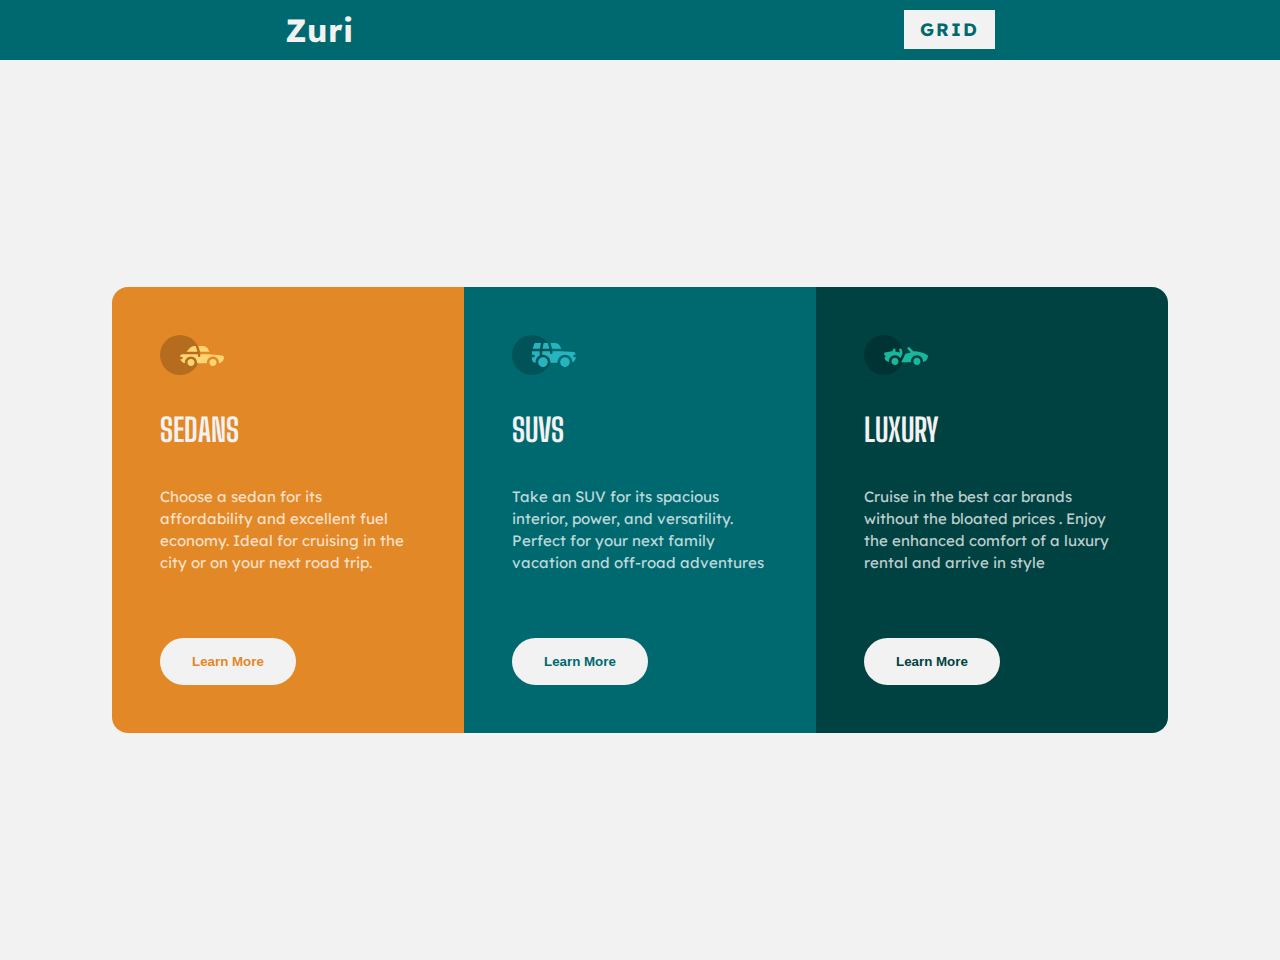
<file: index.html>
<!DOCTYPE html>
<html lang="en">
<head>
    <meta charset="UTF-8">
    <meta http-equiv="X-UA-Compatible" content="IE=edge">
    <meta name="viewport" content="width=device-width, initial-scale=1.0">
    <title>Flexed Items</title>
    <link rel="shortcut icon" href="favicon-32x32.png" type="image/x-icon">
    <link rel="stylesheet" href="style.css">
</head>
<body>
    <header>
        <nav>
            <h1>Zuri </h1>
        <a href="grid.html"><button>Grid</button></a>
        </nav>
    </header>
    <main class="container">
        <div class="sedans">
            <section class="first">
                <img src="icon-sedans.svg" alt="sedans">
                    <article>
                        <h2> SEDANS</h2>
                        <p> Choose a sedan for <wbr>its   affordability and excellent <wbr>  fuel  economy.
                            Ideal for cruising in the city or on your next road trip.
                        </p>
                        <button>Learn More</button>
                    </article>
                
            </section>
        </div>

        <div class="suvs">
            <section class="second">
                
                <img src="icon-suvs.svg" alt="suvs">
                    <article>
                        <h2>SUVS</h2>
                            <p>Take an SUV for its spacious interior, power, and versatility. Perfect for 
                                your next family vacation and off-road adventures  
                            </p>
                        <button> Learn More</button>
                    </article>
                
            </section>
    </div>

    <div class="luxury">
        <section class="third">
            <img src="icon-luxury.svg" alt="luxury"> 
                <article>
                    <h2>LUXURY</h2>
                    <p> Cruise in the best car brands without the bloated prices . Enjoy the enhanced comfort of a luxury rental
                        and arrive in style </p>
                    <button>Learn More</button>
                </article>
            
        </section>
    </div>

    </main>
    
</body>
</html>
</file>
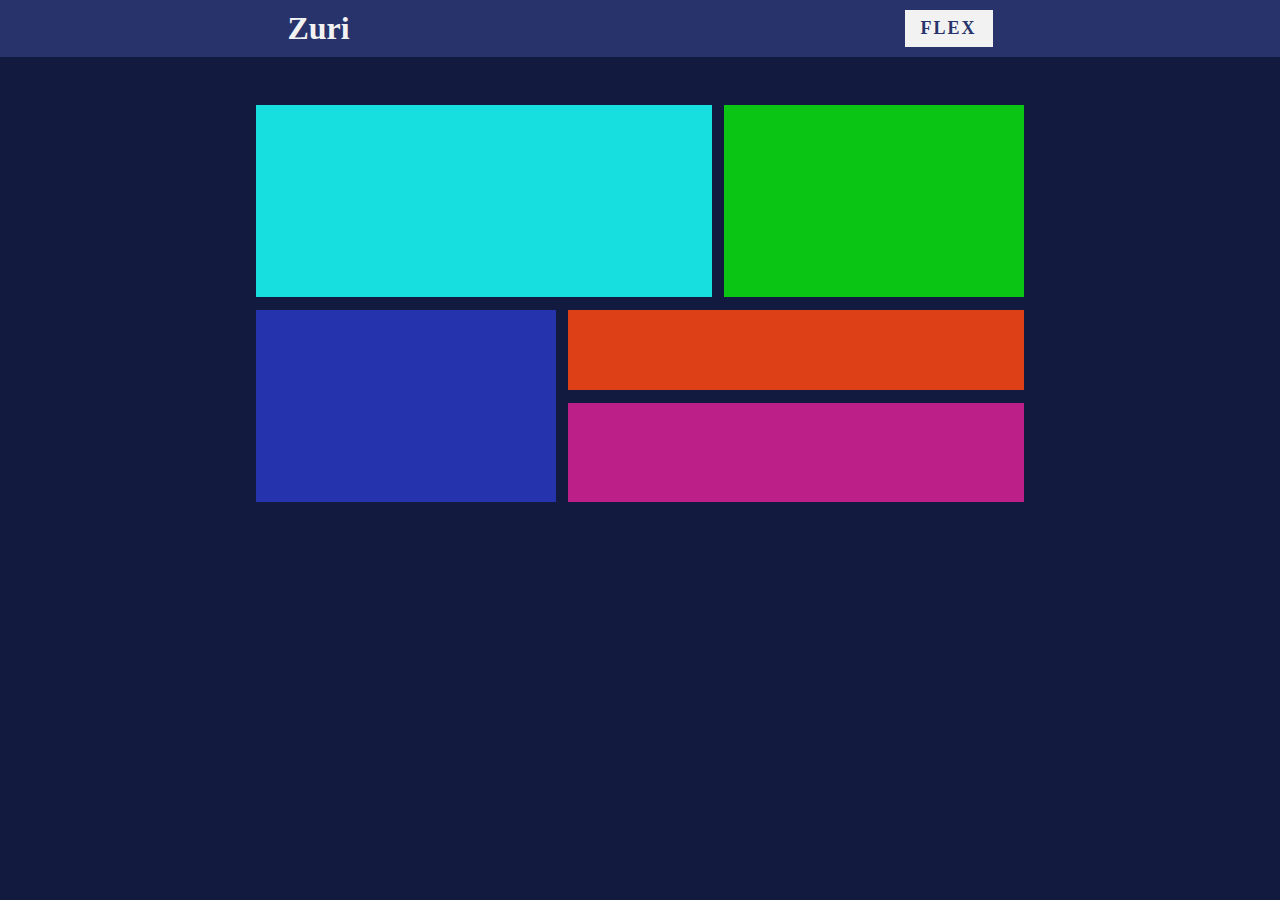
<file: grid.html>
<!DOCTYPE html>
<html lang="en">
<head>
    <meta charset="UTF-8">
    <meta http-equiv="X-UA-Compatible" content="IE=edge">
    <meta name="viewport" content="width=device-width, initial-scale=1.0">
    <title>Grid</title>
    <link rel="shortcut icon" href="favicon-32x32.PNG" type="image/x-icon">
    <link rel="stylesheet" href="./grid.css">
</head>
<body>
    <header>
        <nav>
            <h1>Zuri </h1>
        <a href="index.html"><button> Flex </button></a>
        </nav>
    </header>

    <main class="container">
        <div class="first"></div>
        <div class="two"></div>
        <div class="third"></div>
        <div class="fourth"></div>
        <div class="fifth"></div>
    </main>
    
</body>
</html>
</file>
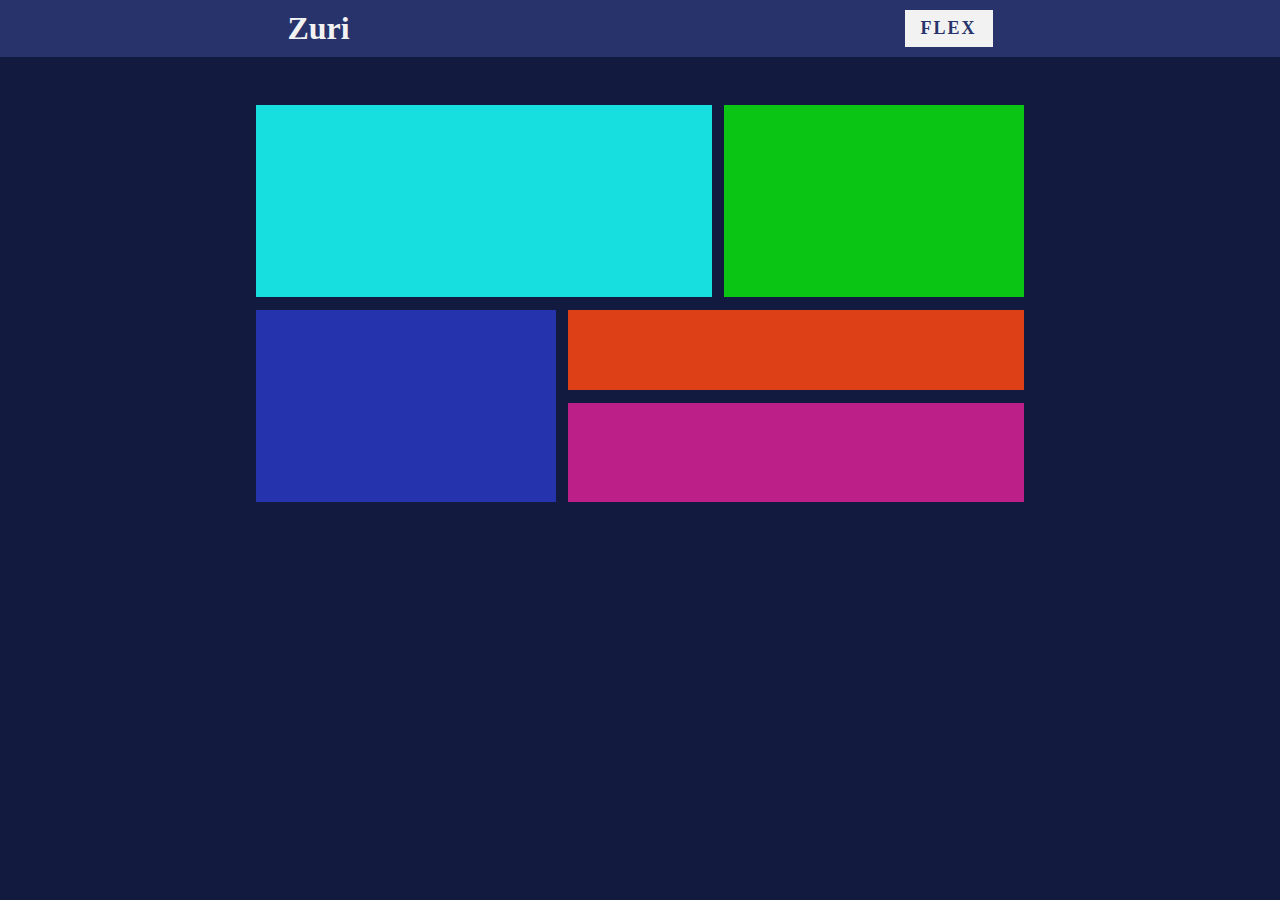
<file: grid/grid.html>
<!DOCTYPE html>
<html lang="en">
<head>
    <meta charset="UTF-8">
    <meta http-equiv="X-UA-Compatible" content="IE=edge">
    <meta name="viewport" content="width=device-width, initial-scale=1.0">
    <title>Grid</title>
    <link rel="stylesheet" href="/grid/grid.css">
</head>
<body>
    <header>
        <nav>
            <h1>Zuri </h1>
        <a href="/index.html"><button> Flex </button></a>
        </nav>
    </header>

    <main class="container">
        <div class="first"></div>
        <div class="two"></div>
        <div class="third"></div>
        <div class="fourth"></div>
        <div class="fifth"></div>
    </main>
    
</body>
</html>
</file>
<file: style.css>
@import url('https://fonts.googleapis.com/css2?family=Big+Shoulders+Display:wght@700&family=Lexend+Deca&display=swap');


* {
    margin: 0;
    padding: 0;
    box-sizing: border-box;
}
body{
    font-size: 15px;
    background-color: hsl(0, 0%, 95%);
}
main{
    display: flex;
    flex-wrap: wrap;
    justify-content: center;
    height: 100vh;
    align-content: center;

}
header{
    background-color: hsl(184, 100%, 22%);
    
}
header nav{
    display: flex;
    justify-content: space-around;
    padding: 10px;
}
header nav button{
    padding: .5rem 1rem .5rem 1rem;
    border: none;
    background-color:  hsl(0, 0%, 95%);


}
header nav h1{
    font-family: Lexend Deca;
    font-weight: bolder;
    font-size: xx-large;
    color: hsl(0, 0%, 95%);

}
header nav a button{
    text-decoration: none;
    font-family: Lexend Deca ;
    text-transform: uppercase;
    font-size: large;
    font-weight: bold;
    letter-spacing: 2px;
    color: hsl(184, 100%, 22%);
}

header nav button:hover{
    transform: scale(1.02,1.02);
    background-color: hsl(184, 100%, 22%);
    border: 2px solid hsl(0, 0%, 95%);
    color: hsl(0, 0%, 95%);
    transition: ease-in-out 200ms;

}
header nav button a:hover{
    color: hsl(0, 0%, 95%);
    transition: ease-in-out 200ms;


}


div.sedans{
    background-color:  hsl(31, 77%, 52%);
    border-radius: 1rem 0rem 0rem 1rem;
    /* flex-shrink: 2; */
}

div.suvs{
    background-color: hsl(184, 100%, 22%);
}

div.luxury{
    background-color: hsl(179, 100%, 13%);
    border-radius: 0rem 1rem 1rem 0rem;

}

p{
    color: hsla(0, 0%, 100%, 0.75);
    font-family: Lexend Deca;
    font-weight: 400;
    margin-top: 2.3rem;
    line-height: 22px;
}
section{
    padding: 3rem;
}

h2{
    color:  hsl(0, 0%, 95%);
    font-family: Big Shoulders Display;
    font-weight: 700;
    font-size: 2rem;
    margin-top: 2rem;
}
main button{
    background-color:  hsl(0, 0%, 95%);
    border: none;
    padding: .6rem;
    margin-top: 4rem;
    border-radius: 2rem;
    padding: 1rem 2rem;
    font-weight: 700;
}
div.sedans button{
    color:  hsl(31, 77%, 52%) ;
}
div.suvs button{
    color:  hsl(184, 100%, 22%) ;
}
div.luxury button{
    color:  hsl(179, 100%, 13%) ;
}

div{
    width: 22rem;
}

div.sedans button:hover{
    cursor: pointer;
    background-color: hsl(31, 77%, 52%) ;
    border: 2px solid  hsl(0, 0%, 95%) ;
    color:  hsl(0, 0%, 95%);
}
div.suvs button:hover{
    cursor: pointer;
    background-color: hsl(184, 100%, 22%) ;
    border: 2px solid  hsl(0, 0%, 95%) ;
    color:  hsl(0, 0%, 95%);
}
div.luxury button:hover{
    cursor: pointer;
    background-color: hsl(179, 100%, 13%) ;
    border: 2px solid  hsl(0, 0%, 95%) ;
    color:  hsl(0, 0%, 95%);
}


@media screen and (max-width: 1055px) {
    
    div.sedans, div.luxury{
        border-radius: 0px;
    }
    main{
        
        margin-top: 15rem;
        
    }

}

@media screen and (max-width: 710px){
    main{
    
        margin-top: 25rem;
        margin-bottom: 10rem;
        flex-direction: row;
        flex-wrap: wrap;
    }
}
@media screen and (max-width: 400px){

    main{
        margin-top: 28rem;
    }

    main div {
        
        background-color: red;
        width: 18rem;
    }

}
</file>
<file: grid.css>
* {
    padding: 0;
    margin: 0;
    
}
body{
    background-color: rgb(19, 26, 63);

}

header{
    background-color: rgb(40, 51, 107);
}

header nav{
    display: flex;
    justify-content: space-around;
    padding: 10px;
}
header nav button{
    padding: .5rem 1rem .5rem 1rem;
    border: none;
    background-color:  hsl(0, 0%, 95%);


}
header nav h1{
    
    font-weight: bolder;
    font-size: xx-large;
    color: hsl(0, 0%, 95%);

}
header nav a button{
    text-decoration: none;
    font-family: inherit;
    text-transform: uppercase;
    font-size: large;
    font-weight: bold;
    letter-spacing: 2px;
    color: rgb(40, 51, 107);
}

header nav button:hover{
    transform: scale(1.02,1.02);
    background-color: rgb(40, 51, 107);
    border: 2px solid hsl(0, 0%, 95%);
    color: hsl(0, 0%, 95%);
    transition: ease-in-out 200ms;

}
header nav button a:hover{
    color: hsl(0, 0%, 95%);
    transition: ease-in-out 200ms;


}




main{
    display: grid;
    grid-template-areas: 
    "first  first first two two"
    "first  first first two two"
    "third third fourth fourth fourth"
    "third third fifth fifth fifth";
   
    gap: .8rem;
    grid-auto-rows: auto;
    margin: 0 auto;
    width: 60% ;
    
    margin-top: 3rem;


}


div{
    
    height: 8rem;
}

div.first{
background-color: rgb(24, 223, 223);
grid-area: first;
height: 12rem;


}

div.two{
background-color: rgb(10, 197, 19);
grid-area: two;
height: 12rem;




}
div.third{
    background-color: rgb(37, 51, 173);
    grid-area: third;
    height: 12rem;



}
div.fourth{
    background-color: rgb(221, 63, 23);
    grid-area: fourth;
    height: 5rem;
    
}
div.fifth{
    background-color: rgb(189, 31, 136);
    grid-area: fifth;
    height: 6.2rem;
    


}


@media screen and (max-width: 900px){

    main{
        grid-template-areas: 
        "first first"
        "first first"
        "two third"
        "two third"
        "fourth fourth"
        "fifth fifth";

        margin-bottom: 2rem;
       
    }

    div.fourth{
        height: 12rem;
    }
    div.fifth{
        height: 12rem;
    }
  
}

@media screen and (max-width: 550px){
    main{
        grid-template-areas: 
        "first"
        "two"
        "third"
        "fourth"
        "fifth"
        ;
    }
}
</file>
<file: grid/grid.css>
* {
    padding: 0;
    margin: 0;
    
}
body{
    background-color: rgb(19, 26, 63);

}

header{
    background-color: rgb(40, 51, 107);
}

header nav{
    display: flex;
    justify-content: space-around;
    padding: 10px;
}
header nav button{
    padding: .5rem 1rem .5rem 1rem;
    border: none;
    background-color:  hsl(0, 0%, 95%);


}
header nav h1{
    
    font-weight: bolder;
    font-size: xx-large;
    color: hsl(0, 0%, 95%);

}
header nav a button{
    text-decoration: none;
    font-family: inherit;
    text-transform: uppercase;
    font-size: large;
    font-weight: bold;
    letter-spacing: 2px;
    color: rgb(40, 51, 107);
}

header nav button:hover{
    transform: scale(1.02,1.02);
    background-color: rgb(40, 51, 107);
    border: 2px solid hsl(0, 0%, 95%);
    color: hsl(0, 0%, 95%);
    transition: ease-in-out 200ms;

}
header nav button a:hover{
    color: hsl(0, 0%, 95%);
    transition: ease-in-out 200ms;


}




main{
    display: grid;
    grid-template-areas: 
    "first  first first two two"
    "first  first first two two"
    "third third fourth fourth fourth"
    "third third fifth fifth fifth";
   
    gap: .8rem;
    grid-auto-rows: auto;
    margin: 0 auto;
    width: 60% ;
    
    margin-top: 3rem;


}


div{
    
    height: 8rem;
}

div.first{
background-color: rgb(24, 223, 223);
grid-area: first;
height: 12rem;


}

div.two{
background-color: rgb(10, 197, 19);
grid-area: two;
height: 12rem;




}
div.third{
    background-color: rgb(37, 51, 173);
    grid-area: third;
    height: 12rem;



}
div.fourth{
    background-color: rgb(221, 63, 23);
    grid-area: fourth;
    height: 5rem;
    
}
div.fifth{
    background-color: rgb(189, 31, 136);
    grid-area: fifth;
    height: 6.2rem;
    


}


@media screen and (max-width: 900px){

    main{
        grid-template-areas: 
        "first first"
        "first first"
        "two third"
        "two third"
        "fourth fourth"
        "fifth fifth";

        margin-bottom: 2rem;
       
    }

    div.fourth{
        height: 12rem;
    }
    div.fifth{
        height: 12rem;
    }
  
}

@media screen and (max-width: 550px){
    main{
        grid-template-areas: 
        "first"
        "two"
        "third"
        "fourth"
        "fifth"
        ;
    }
}
</file>
